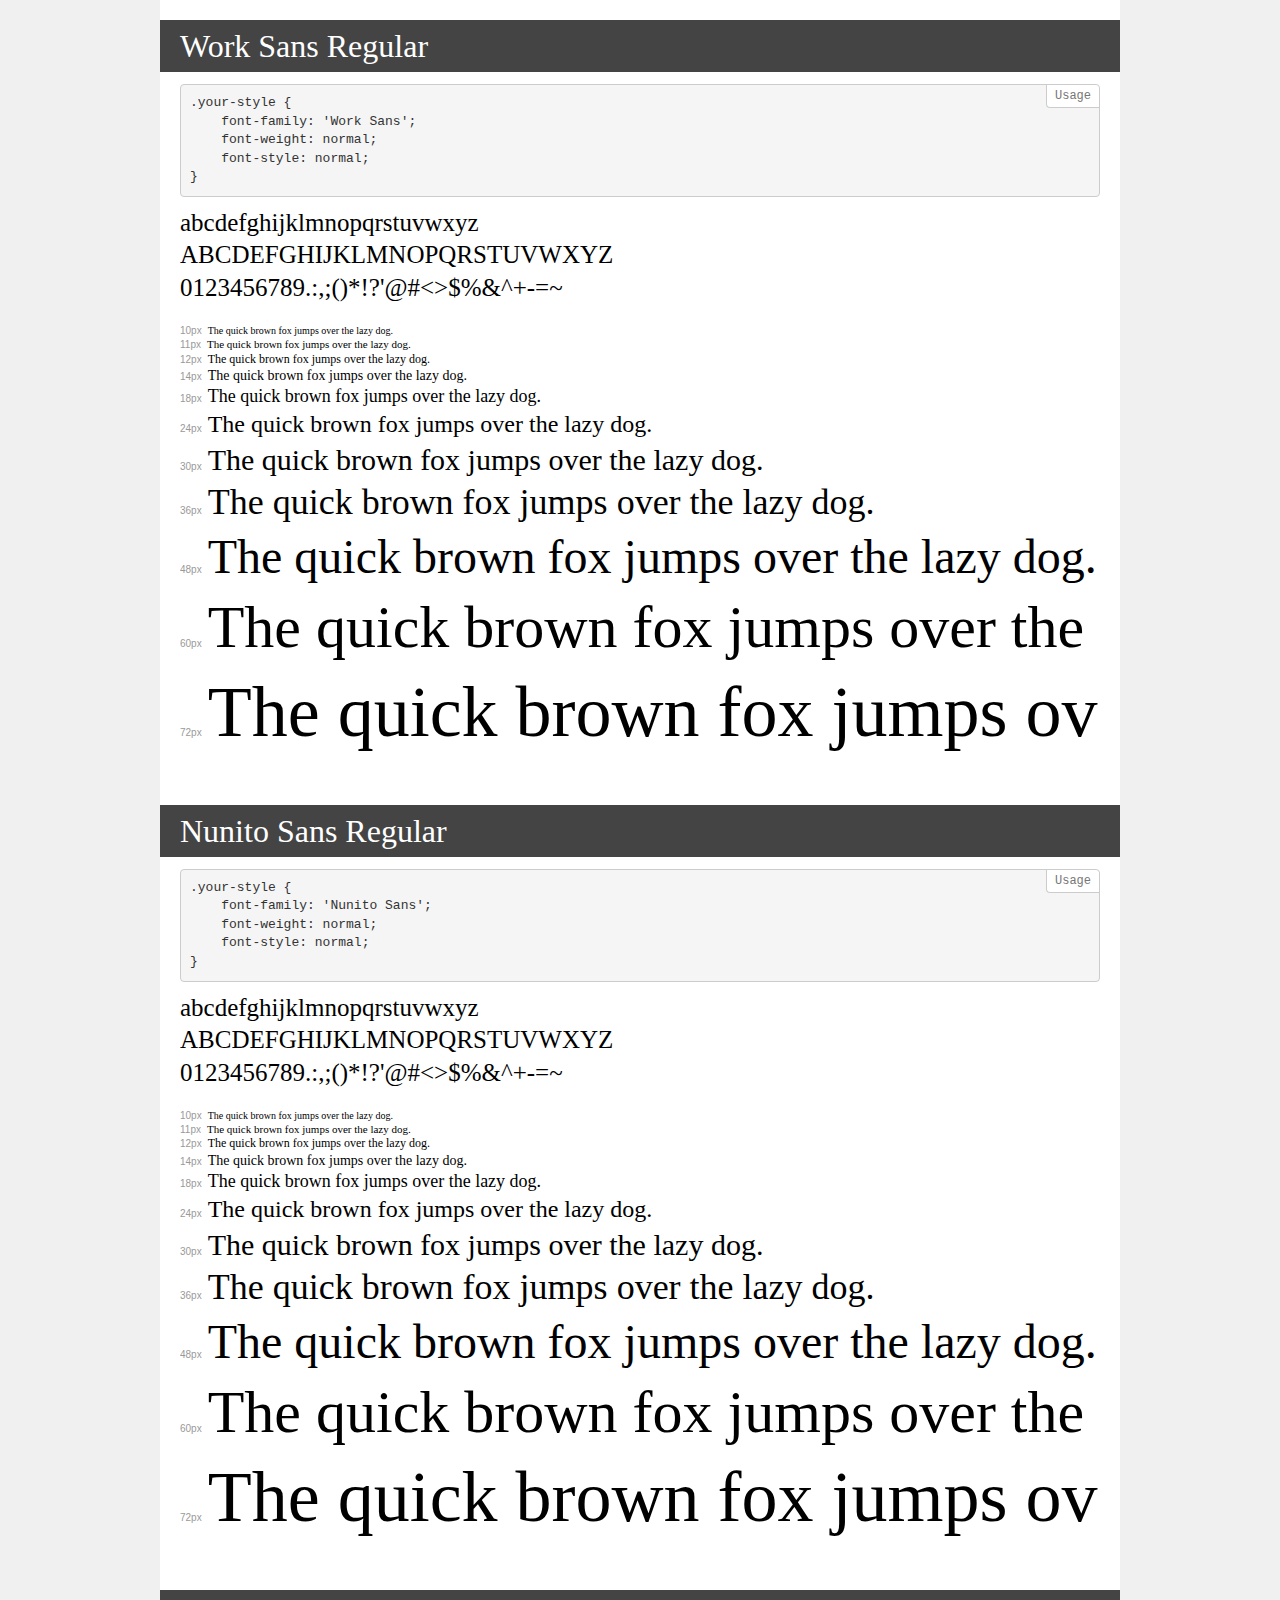
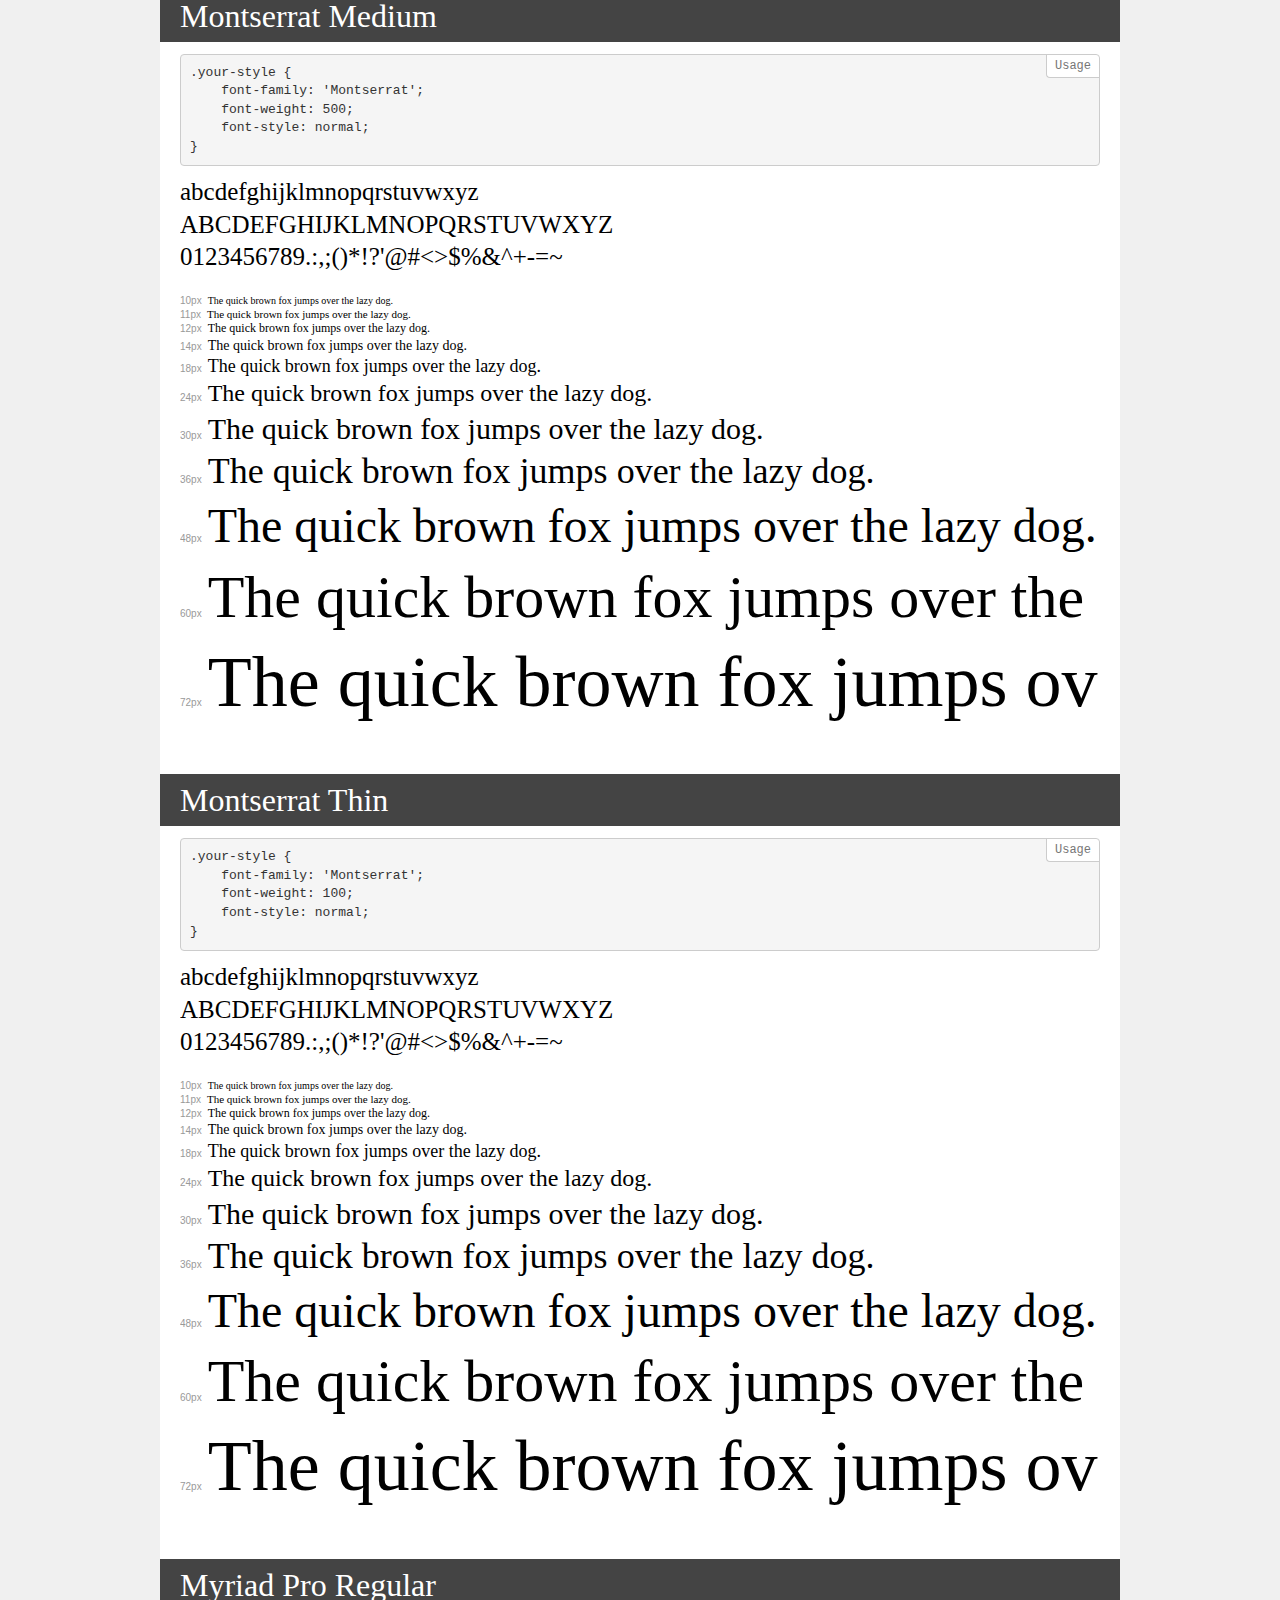
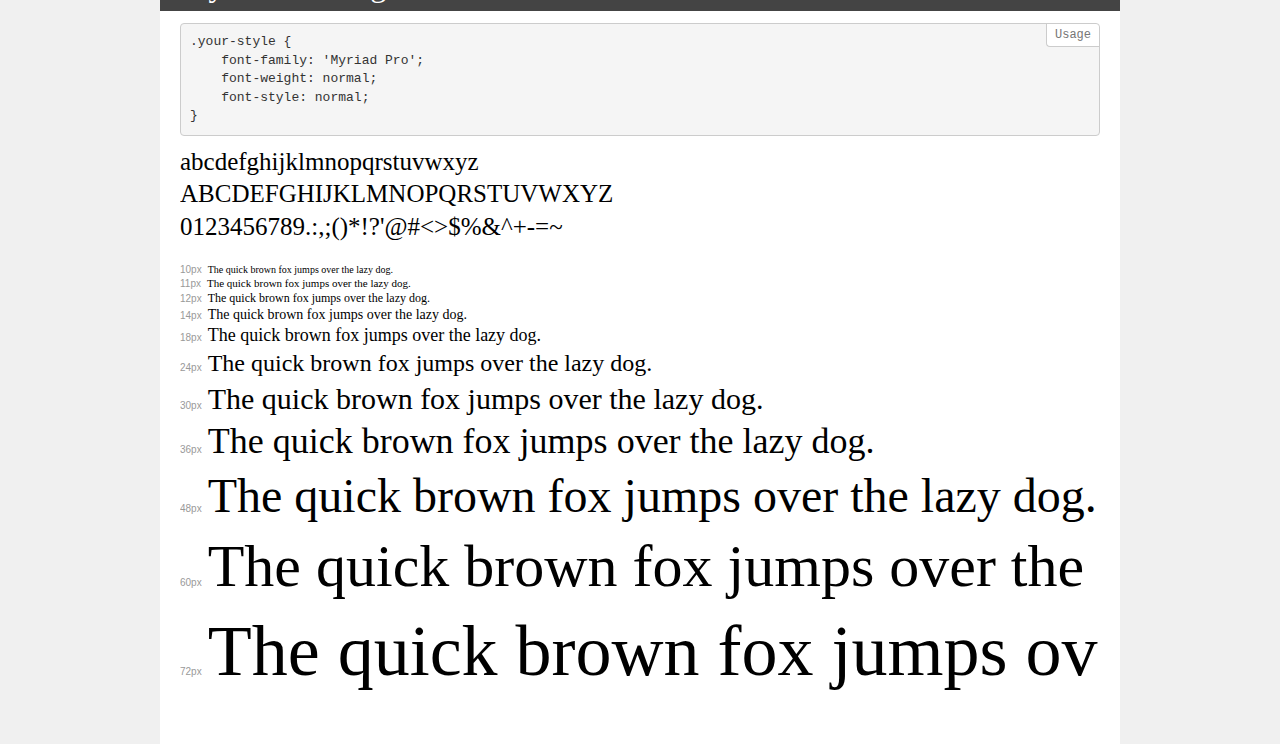
<file: fonts/demo.html>
<!DOCTYPE html>
<html lang="en">
<head>
    <meta charset="utf-8">
    <meta http-equiv="X-UA-Compatible" content="IE=edge">
    <meta name="viewport" content="width=device-width, initial-scale=1">
    <meta name="robots" content="noindex, noarchive">
    <meta name="format-detection" content="telephone=no">
    <title>Transfonter demo</title>
    <link href="stylesheet.css" rel="stylesheet">
    <style>
        /*
        http://meyerweb.com/eric/tools/css/reset/
        v2.0 | 20110126
        License: none (public domain)
        */
        html, body, div, span, applet, object, iframe,
        h1, h2, h3, h4, h5, h6, p, blockquote, pre,
        a, abbr, acronym, address, big, cite, code,
        del, dfn, em, img, ins, kbd, q, s, samp,
        small, strike, strong, sub, sup, tt, var,
        b, u, i, center,
        dl, dt, dd, ol, ul, li,
        fieldset, form, label, legend,
        table, caption, tbody, tfoot, thead, tr, th, td,
        article, aside, canvas, details, embed,
        figure, figcaption, footer, header, hgroup,
        menu, nav, output, ruby, section, summary,
        time, mark, audio, video {
            margin: 0;
            padding: 0;
            border: 0;
            font-size: 100%;
            font: inherit;
            vertical-align: baseline;
        }
        /* HTML5 display-role reset for older browsers */
        article, aside, details, figcaption, figure,
        footer, header, hgroup, menu, nav, section {
            display: block;
        }
        body {
            line-height: 1;
        }
        ol, ul {
            list-style: none;
        }
        blockquote, q {
            quotes: none;
        }
        blockquote:before, blockquote:after,
        q:before, q:after {
            content: '';
            content: none;
        }
        table {
            border-collapse: collapse;
            border-spacing: 0;
        }
        /* demo styles */
        body {
            background: #f0f0f0;
            color: #000;
        }
        .page {
            background: #fff;
            width: 920px;
            margin: 0 auto;
            padding: 20px 20px 0 20px;
            overflow: hidden;
        }
        .font-container {
            overflow-x: auto;
            overflow-y: hidden;
            margin-bottom: 40px;
            line-height: 1.3;
            white-space: nowrap;
            padding-bottom: 5px;
        }
        h1 {
            position: relative;
            background: #444;
            font-size: 32px;
            color: #fff;
            padding: 10px 20px;
            margin: 0 -20px 12px -20px;
        }
        .letters {
            font-size: 25px;
            margin-bottom: 20px;
        }
        .s10:before {
            content: '10px';
        }
        .s11:before {
            content: '11px';
        }
        .s12:before {
            content: '12px';
        }
        .s14:before {
            content: '14px';
        }
        .s18:before {
            content: '18px';
        }
        .s24:before {
            content: '24px';
        }
        .s30:before {
            content: '30px';
        }
        .s36:before {
            content: '36px';
        }
        .s48:before {
            content: '48px';
        }
        .s60:before {
            content: '60px';
        }
        .s72:before {
            content: '72px';
        }
        .s10:before, .s11:before, .s12:before, .s14:before,
        .s18:before, .s24:before, .s30:before, .s36:before,
        .s48:before, .s60:before, .s72:before {
            font-family: Arial, sans-serif;
            font-size: 10px;
            font-weight: normal;
            font-style: normal;
            color: #999;
            padding-right: 6px;
        }
        pre {
            display: block;
            position: relative;
            padding: 9px;
            margin: 0 0 10px;
            font-family: Monaco, Menlo, Consolas, "Courier New", monospace;
            font-size: 13px;
            line-height: 1.428571429;
            color: #333;
            font-weight: normal;
            font-style: normal;
            background-color: #f5f5f5;
            border: 1px solid #ccc;
            overflow-x: auto;
            border-radius: 4px;
        }
        pre:after {
            display: block;
            position: absolute;
            right: 0;
            top: 0;
            content: 'Usage';
            line-height: 1;
            padding: 5px 8px;
            font-size: 12px;
            color: #767676;
            background-color: #fff;
            border: 1px solid #ccc;
            border-right: none;
            border-top: none;
            border-radius: 0 4px 0 4px;
            z-index: 10;
        }
        /* responsive */
        @media (max-width: 959px) {
            .page {
                width: auto;
                margin: 0;
            }
        }
    </style>
</head>
<body>
<div class="page">
    <div class="demo">
        <h1 style="font-family: 'Work Sans'; font-weight: normal; font-style: normal;">Work Sans Regular</h1>
        <pre>.your-style {
    font-family: 'Work Sans';
    font-weight: normal;
    font-style: normal;
}</pre>
        <div class="font-container" style="font-family: 'Work Sans'; font-weight: normal; font-style: normal;">
            <p class="letters">
                abcdefghijklmnopqrstuvwxyz<br>
ABCDEFGHIJKLMNOPQRSTUVWXYZ<br>
                0123456789.:,;()*!?'@#<>$%&^+-=~
            </p>
            <p class="s10" style="font-size: 10px;">The quick brown fox jumps over the lazy dog.</p>
            <p class="s11" style="font-size: 11px;">The quick brown fox jumps over the lazy dog.</p>
            <p class="s12" style="font-size: 12px;">The quick brown fox jumps over the lazy dog.</p>
            <p class="s14" style="font-size: 14px;">The quick brown fox jumps over the lazy dog.</p>
            <p class="s18" style="font-size: 18px;">The quick brown fox jumps over the lazy dog.</p>
            <p class="s24" style="font-size: 24px;">The quick brown fox jumps over the lazy dog.</p>
            <p class="s30" style="font-size: 30px;">The quick brown fox jumps over the lazy dog.</p>
            <p class="s36" style="font-size: 36px;">The quick brown fox jumps over the lazy dog.</p>
            <p class="s48" style="font-size: 48px;">The quick brown fox jumps over the lazy dog.</p>
            <p class="s60" style="font-size: 60px;">The quick brown fox jumps over the lazy dog.</p>
            <p class="s72" style="font-size: 72px;">The quick brown fox jumps over the lazy dog.</p>
        </div>
    </div>
    <div class="demo">
        <h1 style="font-family: 'Nunito Sans'; font-weight: normal; font-style: normal;">Nunito Sans Regular</h1>
        <pre>.your-style {
    font-family: 'Nunito Sans';
    font-weight: normal;
    font-style: normal;
}</pre>
        <div class="font-container" style="font-family: 'Nunito Sans'; font-weight: normal; font-style: normal;">
            <p class="letters">
                abcdefghijklmnopqrstuvwxyz<br>
ABCDEFGHIJKLMNOPQRSTUVWXYZ<br>
                0123456789.:,;()*!?'@#<>$%&^+-=~
            </p>
            <p class="s10" style="font-size: 10px;">The quick brown fox jumps over the lazy dog.</p>
            <p class="s11" style="font-size: 11px;">The quick brown fox jumps over the lazy dog.</p>
            <p class="s12" style="font-size: 12px;">The quick brown fox jumps over the lazy dog.</p>
            <p class="s14" style="font-size: 14px;">The quick brown fox jumps over the lazy dog.</p>
            <p class="s18" style="font-size: 18px;">The quick brown fox jumps over the lazy dog.</p>
            <p class="s24" style="font-size: 24px;">The quick brown fox jumps over the lazy dog.</p>
            <p class="s30" style="font-size: 30px;">The quick brown fox jumps over the lazy dog.</p>
            <p class="s36" style="font-size: 36px;">The quick brown fox jumps over the lazy dog.</p>
            <p class="s48" style="font-size: 48px;">The quick brown fox jumps over the lazy dog.</p>
            <p class="s60" style="font-size: 60px;">The quick brown fox jumps over the lazy dog.</p>
            <p class="s72" style="font-size: 72px;">The quick brown fox jumps over the lazy dog.</p>
        </div>
    </div>
    <div class="demo">
        <h1 style="font-family: 'Montserrat'; font-weight: 500; font-style: normal;">Montserrat Medium</h1>
        <pre>.your-style {
    font-family: 'Montserrat';
    font-weight: 500;
    font-style: normal;
}</pre>
        <div class="font-container" style="font-family: 'Montserrat'; font-weight: 500; font-style: normal;">
            <p class="letters">
                abcdefghijklmnopqrstuvwxyz<br>
ABCDEFGHIJKLMNOPQRSTUVWXYZ<br>
                0123456789.:,;()*!?'@#<>$%&^+-=~
            </p>
            <p class="s10" style="font-size: 10px;">The quick brown fox jumps over the lazy dog.</p>
            <p class="s11" style="font-size: 11px;">The quick brown fox jumps over the lazy dog.</p>
            <p class="s12" style="font-size: 12px;">The quick brown fox jumps over the lazy dog.</p>
            <p class="s14" style="font-size: 14px;">The quick brown fox jumps over the lazy dog.</p>
            <p class="s18" style="font-size: 18px;">The quick brown fox jumps over the lazy dog.</p>
            <p class="s24" style="font-size: 24px;">The quick brown fox jumps over the lazy dog.</p>
            <p class="s30" style="font-size: 30px;">The quick brown fox jumps over the lazy dog.</p>
            <p class="s36" style="font-size: 36px;">The quick brown fox jumps over the lazy dog.</p>
            <p class="s48" style="font-size: 48px;">The quick brown fox jumps over the lazy dog.</p>
            <p class="s60" style="font-size: 60px;">The quick brown fox jumps over the lazy dog.</p>
            <p class="s72" style="font-size: 72px;">The quick brown fox jumps over the lazy dog.</p>
        </div>
    </div>
    <div class="demo">
        <h1 style="font-family: 'Montserrat'; font-weight: 100; font-style: normal;">Montserrat Thin</h1>
        <pre>.your-style {
    font-family: 'Montserrat';
    font-weight: 100;
    font-style: normal;
}</pre>
        <div class="font-container" style="font-family: 'Montserrat'; font-weight: 100; font-style: normal;">
            <p class="letters">
                abcdefghijklmnopqrstuvwxyz<br>
ABCDEFGHIJKLMNOPQRSTUVWXYZ<br>
                0123456789.:,;()*!?'@#<>$%&^+-=~
            </p>
            <p class="s10" style="font-size: 10px;">The quick brown fox jumps over the lazy dog.</p>
            <p class="s11" style="font-size: 11px;">The quick brown fox jumps over the lazy dog.</p>
            <p class="s12" style="font-size: 12px;">The quick brown fox jumps over the lazy dog.</p>
            <p class="s14" style="font-size: 14px;">The quick brown fox jumps over the lazy dog.</p>
            <p class="s18" style="font-size: 18px;">The quick brown fox jumps over the lazy dog.</p>
            <p class="s24" style="font-size: 24px;">The quick brown fox jumps over the lazy dog.</p>
            <p class="s30" style="font-size: 30px;">The quick brown fox jumps over the lazy dog.</p>
            <p class="s36" style="font-size: 36px;">The quick brown fox jumps over the lazy dog.</p>
            <p class="s48" style="font-size: 48px;">The quick brown fox jumps over the lazy dog.</p>
            <p class="s60" style="font-size: 60px;">The quick brown fox jumps over the lazy dog.</p>
            <p class="s72" style="font-size: 72px;">The quick brown fox jumps over the lazy dog.</p>
        </div>
    </div>
    <div class="demo">
        <h1 style="font-family: 'Myriad Pro'; font-weight: normal; font-style: normal;">Myriad Pro Regular</h1>
        <pre>.your-style {
    font-family: 'Myriad Pro';
    font-weight: normal;
    font-style: normal;
}</pre>
        <div class="font-container" style="font-family: 'Myriad Pro'; font-weight: normal; font-style: normal;">
            <p class="letters">
                abcdefghijklmnopqrstuvwxyz<br>
ABCDEFGHIJKLMNOPQRSTUVWXYZ<br>
                0123456789.:,;()*!?'@#<>$%&^+-=~
            </p>
            <p class="s10" style="font-size: 10px;">The quick brown fox jumps over the lazy dog.</p>
            <p class="s11" style="font-size: 11px;">The quick brown fox jumps over the lazy dog.</p>
            <p class="s12" style="font-size: 12px;">The quick brown fox jumps over the lazy dog.</p>
            <p class="s14" style="font-size: 14px;">The quick brown fox jumps over the lazy dog.</p>
            <p class="s18" style="font-size: 18px;">The quick brown fox jumps over the lazy dog.</p>
            <p class="s24" style="font-size: 24px;">The quick brown fox jumps over the lazy dog.</p>
            <p class="s30" style="font-size: 30px;">The quick brown fox jumps over the lazy dog.</p>
            <p class="s36" style="font-size: 36px;">The quick brown fox jumps over the lazy dog.</p>
            <p class="s48" style="font-size: 48px;">The quick brown fox jumps over the lazy dog.</p>
            <p class="s60" style="font-size: 60px;">The quick brown fox jumps over the lazy dog.</p>
            <p class="s72" style="font-size: 72px;">The quick brown fox jumps over the lazy dog.</p>
        </div>
    </div>
</div>
</body>
</html>
</file>
<file: fonts/stylesheet.css>
@font-face {
    font-family: 'WorkSans-Regular';
    src: url('WorkSans-Regular.eot');
    src: url('WorkSans-Regular.eot?#iefix') format('embedded-opentype'),
        url('WorkSans-Regular.woff2') format('woff2'),
        url('WorkSans-Regular.woff') format('woff'),
        url('WorkSans-Regular.ttf') format('truetype');
    font-weight: normal;
    font-style: normal;
    font-display: swap;
}

@font-face {
    font-family: 'NunitoSans-Regular';
    src: url('NunitoSans-Regular.eot');
    src: url('NunitoSans-Regular.eot?#iefix') format('embedded-opentype'),
        url('NunitoSans-Regular.woff2') format('woff2'),
        url('NunitoSans-Regular.woff') format('woff'),
        url('NunitoSans-Regular.ttf') format('truetype');
    font-weight: normal;
    font-style: normal;
    font-display: swap;
}

@font-face {
    font-family: 'Montserrat-Medium';
    src: url('Montserrat-Medium.eot');
    src: url('Montserrat-Medium.eot?#iefix') format('embedded-opentype'),
        url('Montserrat-Medium.woff2') format('woff2'),
        url('Montserrat-Medium.woff') format('woff'),
        url('Montserrat-Medium.ttf') format('truetype');
    font-weight: 500;
    font-style: normal;
    font-display: swap;
}

@font-face {
    font-family: 'Montserrat-Thin';
    src: url('Montserrat-Thin.eot');
    src: url('Montserrat-Thin.eot?#iefix') format('embedded-opentype'),
        url('Montserrat-Thin.woff2') format('woff2'),
        url('Montserrat-Thin.woff') format('woff'),
        url('Montserrat-Thin.ttf') format('truetype');
    font-weight: 100;
    font-style: normal;
    font-display: swap;
}

@font-face {
    font-family: 'MyriadPro-Regular';
    src: url('MyriadPro-Regular.eot');
    src: url('MyriadPro-Regular.eot?#iefix') format('embedded-opentype'),
        url('MyriadPro-Regular.woff2') format('woff2'),
        url('MyriadPro-Regular.woff') format('woff'),
        url('MyriadPro-Regular.ttf') format('truetype');
    font-weight: normal;
    font-style: normal;
    font-display: swap;
}
</file>
